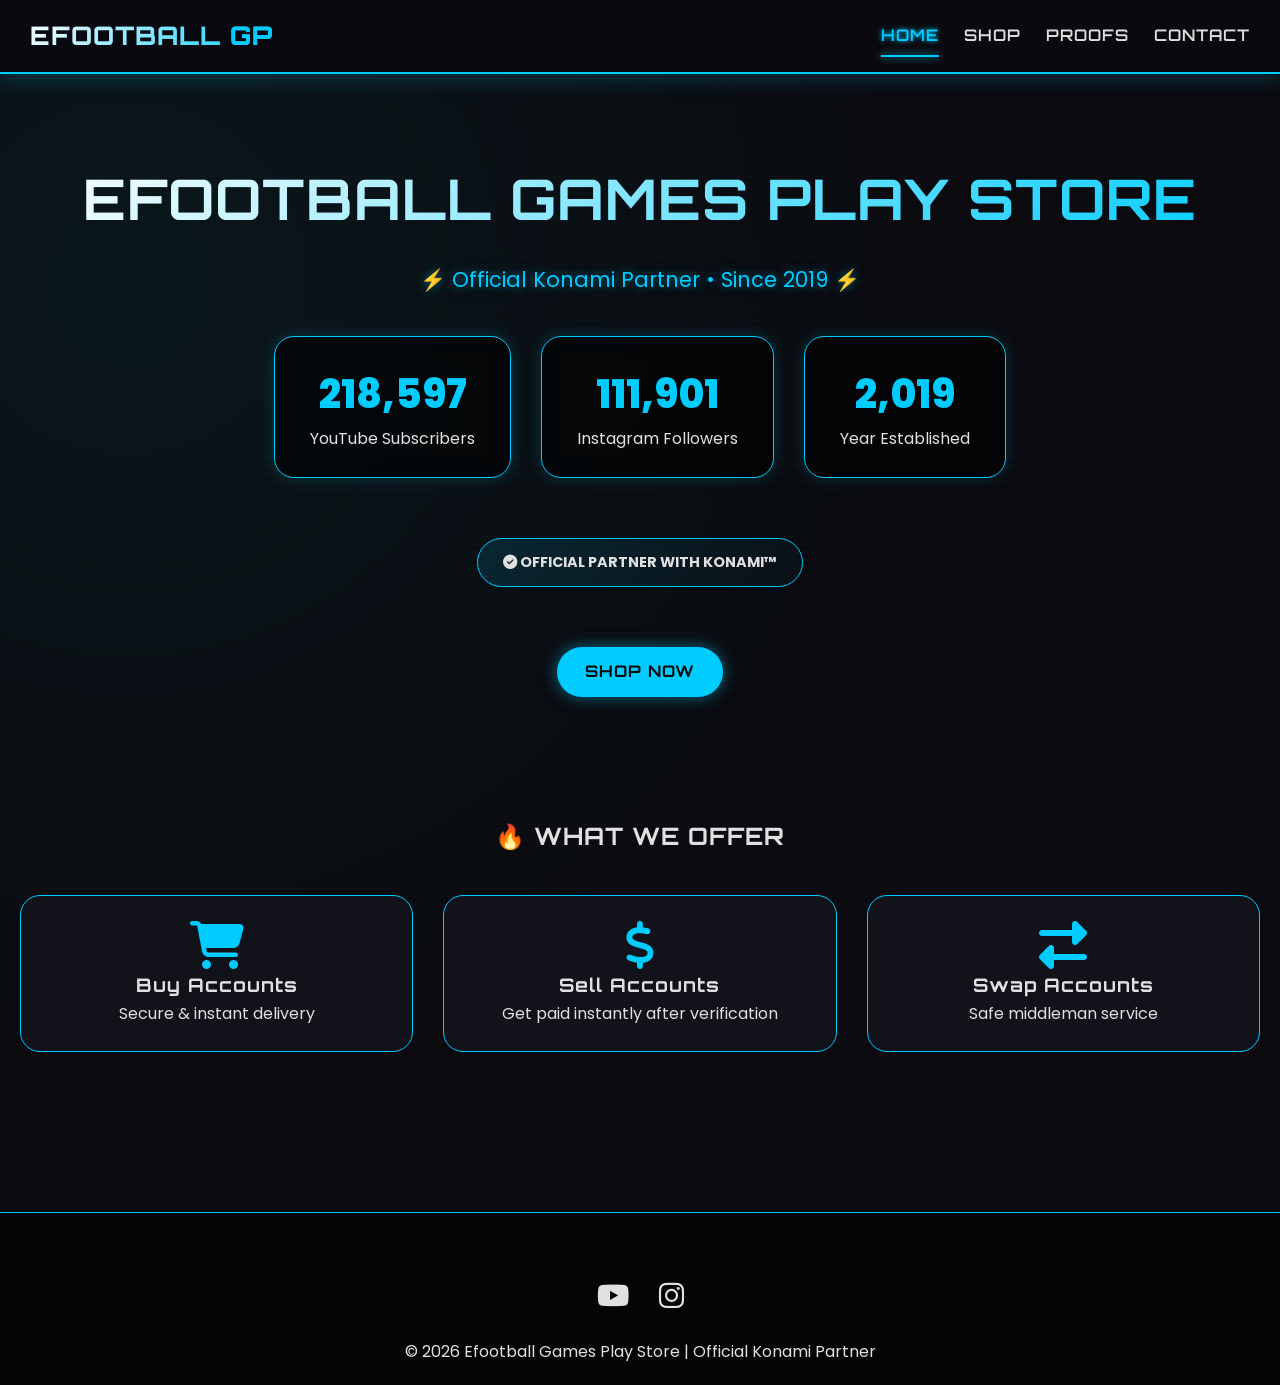
<file: index.html>
<!DOCTYPE html>
<html lang="en">
<head>
    <meta charset="UTF-8">
    <meta name="viewport" content="width=device-width, initial-scale=1.0, user-scalable=yes">
    <title>Efootball Games Play Store | Official Konami Partner</title>
    <link href="https://fonts.googleapis.com/css2?family=Orbitron:wght@400;600;800&family=Poppins:wght@300;400;600;700&display=swap" rel="stylesheet">
    <link rel="stylesheet" href="https://cdnjs.cloudflare.com/ajax/libs/font-awesome/6.4.0/css/all.min.css">
    <link rel="stylesheet" href="css/style.css">
</head>
<body>

<!-- Navigation - TOP -->
<nav class="navbar">
    <a href="index.html" class="logo">EFOOTBALL <span>GP</span></a>
    <button class="menu-toggle"><i class="fas fa-bars"></i></button>
    <div class="nav-links">
        <a href="index.html" class="active">HOME</a>
        <a href="shop.html">SHOP</a>
        <a href="proofs.html">PROOFS</a>
        <a href="contact.html">CONTACT</a>
    </div>
</nav>

<!-- Hero Section -->
<section class="hero">
    <h1>EFOOTBALL GAMES PLAY <span style="color:#00ccff;">STORE</span></h1>
    <div class="tagline">⚡ Official Konami Partner • Since 2019 ⚡</div>
    <div class="stats">
        <div class="stat-card"><div class="stat-number" data-target="218597">218,597</div><div>YouTube Subscribers</div></div>
        <div class="stat-card"><div class="stat-number" data-target="111901">111,901</div><div>Instagram Followers</div></div>
        <div class="stat-card"><div class="stat-number" data-target="2019">2019</div><div>Year Established</div></div>
    </div>
    <div class="konami-badge">
        <i class="fas fa-check-circle"></i> OFFICIAL PARTNER WITH KONAMI™
    </div>
    <div style="margin-top: 40px;">
        <a href="shop.html" class="btn btn-primary">SHOP NOW</a>
    </div>
</section>

<!-- Features Section -->
<div class="container">
    <h2 style="text-align: center; margin-bottom: 40px;">🔥 WHAT WE OFFER</h2>
    <div class="card-grid">
        <div class="card"><i class="fas fa-shopping-cart" style="font-size: 3rem; color:#00ccff;"></i><h3>Buy Accounts</h3><p>Secure & instant delivery</p></div>
        <div class="card"><i class="fas fa-dollar-sign" style="font-size: 3rem; color:#00ccff;"></i><h3>Sell Accounts</h3><p>Get paid instantly after verification</p></div>
        <div class="card"><i class="fas fa-exchange-alt" style="font-size: 3rem; color:#00ccff;"></i><h3>Swap Accounts</h3><p>Safe middleman service</p></div>
    </div>
</div>

<!-- Footer -->
<footer class="footer">
    <div class="social-icons">
        <a href="https://youtube.com/@efootballgamesplay" target="_blank"><i class="fab fa-youtube"></i></a>
        <a href="https://instagram.com/efootballgamesplay" target="_blank"><i class="fab fa-instagram"></i></a>
    </div>
    <p>© 2026 Efootball Games Play Store | Official Konami Partner</p>
</footer>

<script src="script.js"></script>
</body>
</html>
</file>
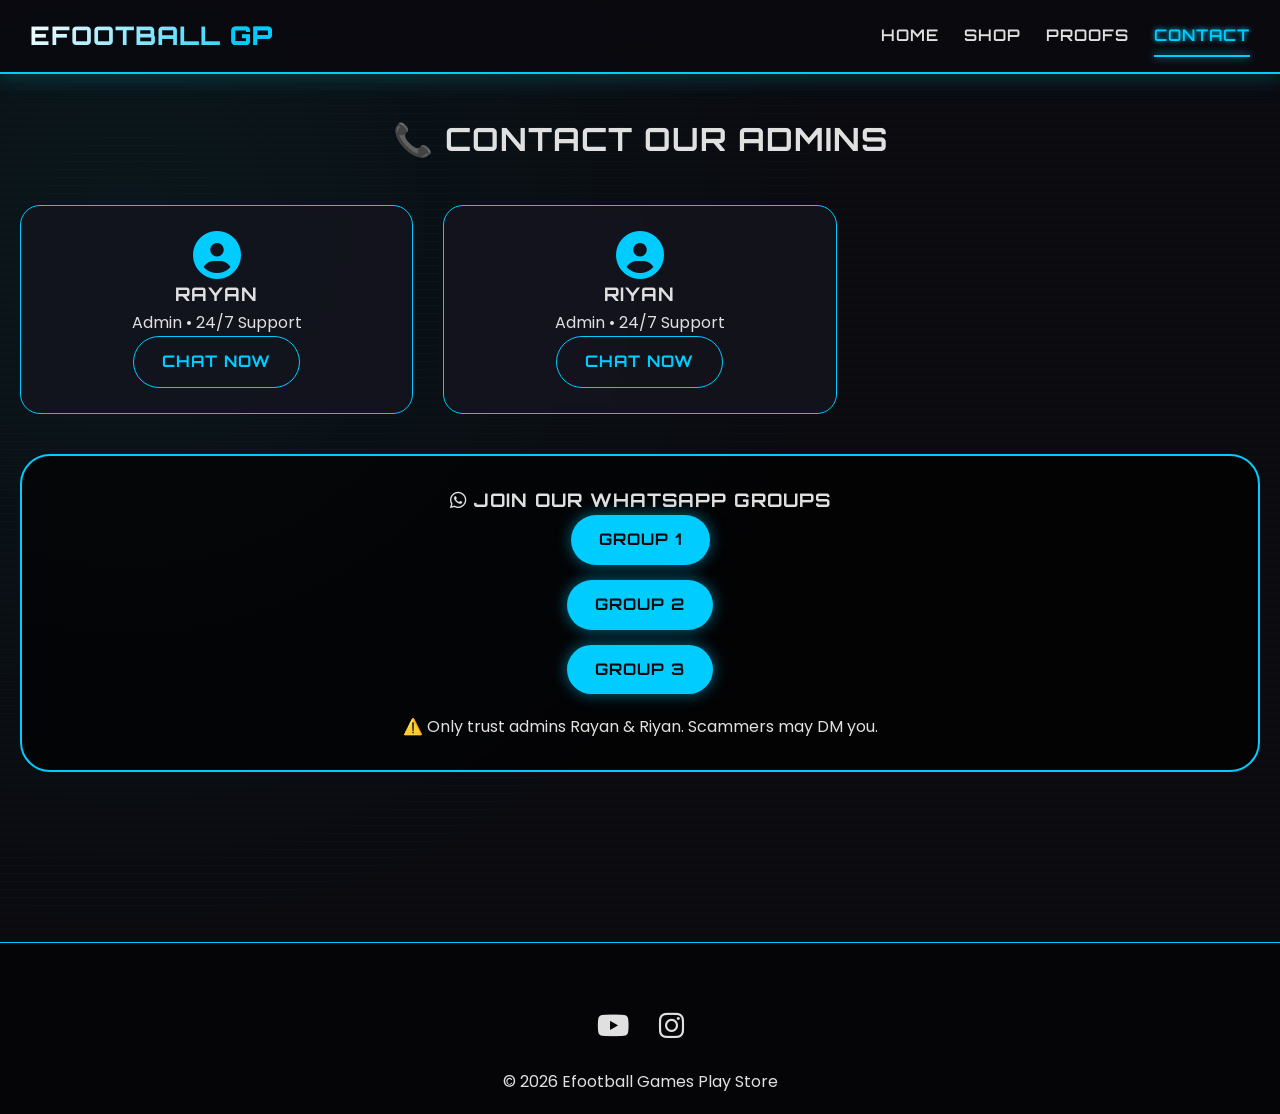
<file: contact.html>
<!DOCTYPE html>
<html lang="en">
<head>
    <meta charset="UTF-8">
    <meta name="viewport" content="width=device-width, initial-scale=1.0">
    <title>Contact - Efootball Games Play Store</title>
    <link href="https://fonts.googleapis.com/css2?family=Orbitron:wght@400;600;800&family=Poppins:wght@300;400;600;700&display=swap" rel="stylesheet">
    <link rel="stylesheet" href="https://cdnjs.cloudflare.com/ajax/libs/font-awesome/6.4.0/css/all.min.css">
    <link rel="stylesheet" href="css/style.css">
</head>
<body>
<nav class="navbar">
    <a href="index.html" class="logo">EFOOTBALL <span>GP</span></a>
    <button class="menu-toggle"><i class="fas fa-bars"></i></button>
    <div class="nav-links">
        <a href="index.html">HOME</a>
        <a href="shop.html">SHOP</a>
        <a href="proofs.html">PROOFS</a>
        <a href="contact.html" class="active">CONTACT</a>
    </div>
</nav>

<div class="container">
    <h1 style="text-align: center;">📞 CONTACT OUR ADMINS</h1>
    <div class="card-grid">
        <div class="card"><i class="fas fa-user-circle" style="font-size: 3rem; color:#00ccff;"></i><h3>RAYAN</h3><p>Admin • 24/7 Support</p><a href="https://wa.me/447348432731?text=Hello%20Rayan" class="btn btn-outline">CHAT NOW</a></div>
        <div class="card"><i class="fas fa-user-circle" style="font-size: 3rem; color:#00ccff;"></i><h3>RIYAN</h3><p>Admin • 24/7 Support</p><a href="https://wa.me/447919710981?text=Hello%20Riyan" class="btn btn-outline">CHAT NOW</a></div>
    </div>

    <div class="calculator" style="margin-top: 40px;">
        <h3><i class="fab fa-whatsapp"></i> JOIN OUR WHATSAPP GROUPS</h3>
        <div style="display: flex; flex-direction: column; gap: 15px; align-items: center;">
            <a href="#" class="btn btn-primary" id="group1">GROUP 1</a>
            <a href="#" class="btn btn-primary" id="group2">GROUP 2</a>
            <a href="#" class="btn btn-primary" id="group3">GROUP 3</a>
        </div>
        <p style="margin-top: 20px;">⚠️ Only trust admins Rayan & Riyan. Scammers may DM you.</p>
    </div>
</div>

<footer class="footer">
    <div class="social-icons"><a href="#"><i class="fab fa-youtube"></i></a><a href="#"><i class="fab fa-instagram"></i></a></div>
    <p>© 2026 Efootball Games Play Store</p>
</footer>
<script>
    document.getElementById('group1').onclick = (e) => { e.preventDefault(); window.open('https://chat.whatsapp.com/HwDlhfDYRWL26Z8y4TvxNs?mode=gi_t', '_blank'); };
    document.getElementById('group2').onclick = (e) => { e.preventDefault(); window.open('https://chat.whatsapp.com/H3EXuofhvoqJbcwOt5PR9Z?mode=gi_t', '_blank'); };
    document.getElementById('group3').onclick = (e) => { e.preventDefault(); window.open('https://chat.whatsapp.com/FrYMIlmmzgwHlwZYDnQjwF?mode=gi_t', '_blank'); };
</script>
</body>
</html>
</file>
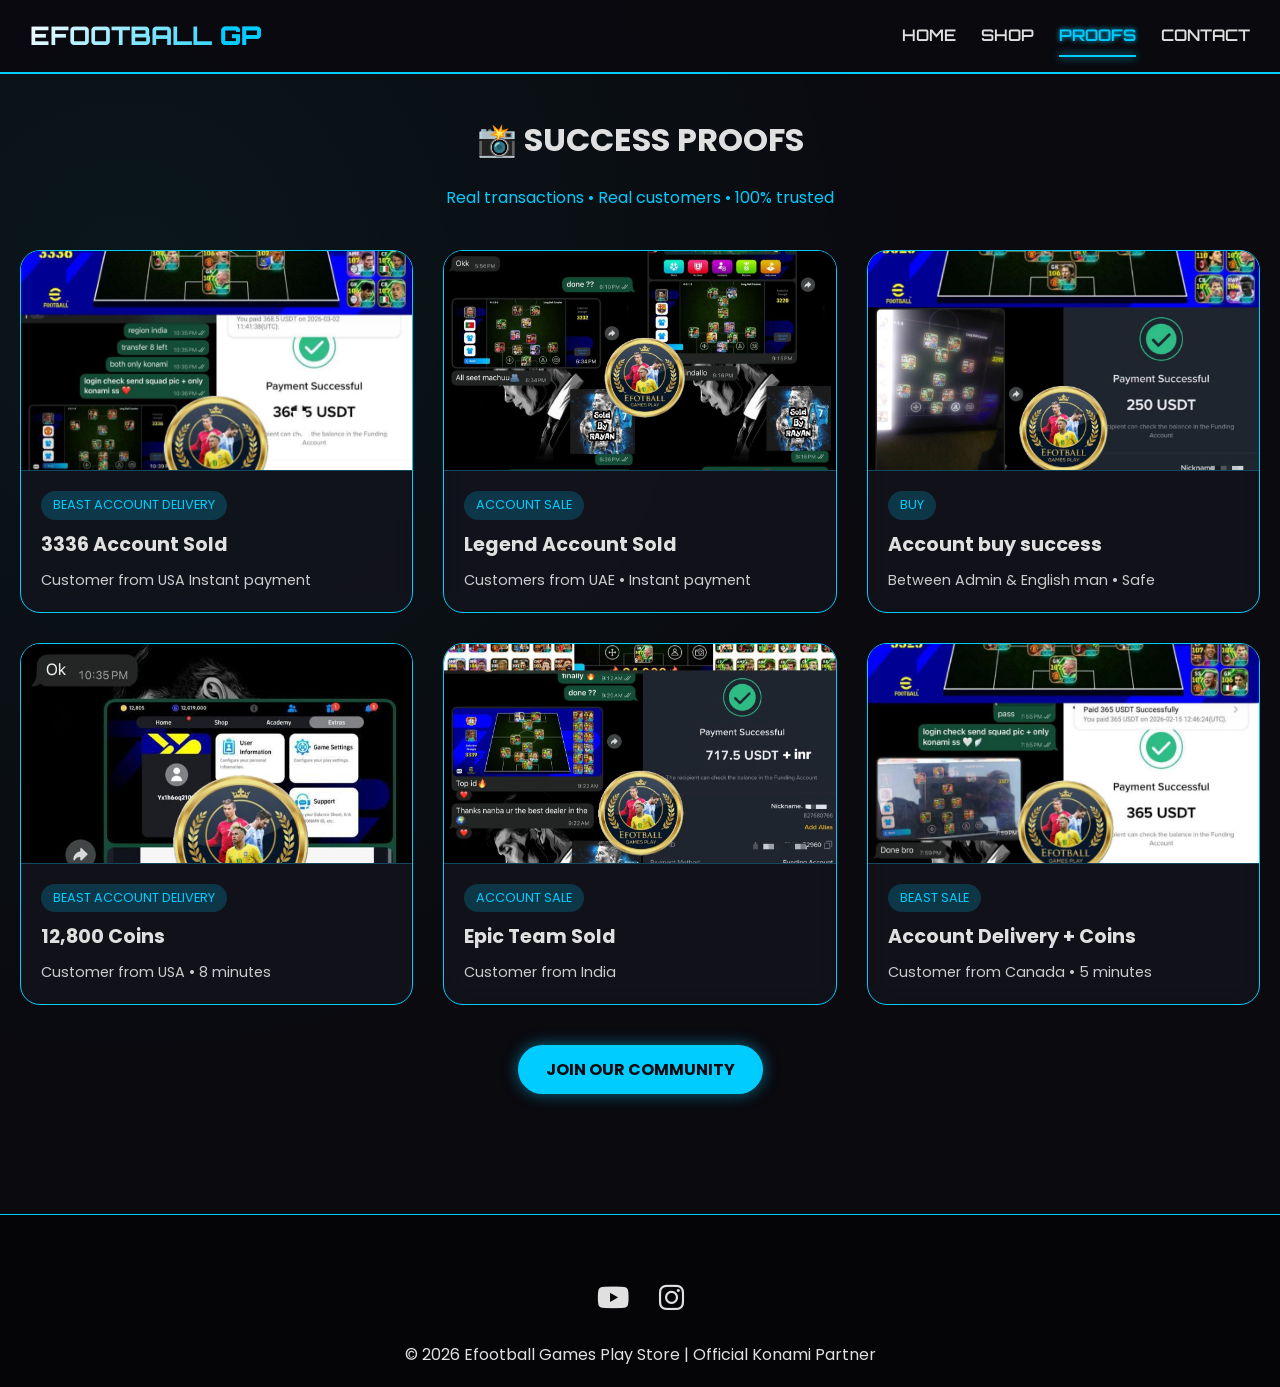
<file: proofs.html>
<!DOCTYPE html>
<html lang="en">
<head>
    <meta charset="UTF-8">
    <meta name="viewport" content="width=device-width, initial-scale=1.0, user-scalable=yes">
    <title>Proofs - Efootball Games Play Store</title>
    <link href="https://fonts.googleapis.com/css2?family=Orbitron:wght@400;600;800&family=Poppins:wght@300;400;600;700&display=swap" rel="stylesheet">
    <link rel="stylesheet" href="https://cdnjs.cloudflare.com/ajax/libs/font-awesome/6.4.0/css/all.min.css">
    <style>
        * {
            margin: 0;
            padding: 0;
            box-sizing: border-box;
        }
        body {
            background: #0a0a0f;
            background-image: radial-gradient(circle at 10% 20%, rgba(0, 255, 255, 0.05) 0%, transparent 50%);
            color: #e0e0e0;
            font-family: 'Poppins', 'Segoe UI', sans-serif;
            line-height: 1.6;
        }
        ::-webkit-scrollbar { width: 6px; }
        ::-webkit-scrollbar-track { background: #0a0a0f; }
        ::-webkit-scrollbar-thumb { background: #00ccff; border-radius: 10px; }

        .navbar {
            background: rgba(10, 10, 15, 0.95);
            backdrop-filter: blur(15px);
            border-bottom: 2px solid #00ccff;
            padding: 15px 30px;
            position: sticky;
            top: 0;
            z-index: 1000;
            display: flex;
            justify-content: space-between;
            align-items: center;
            flex-wrap: wrap;
        }
        .logo {
            font-size: 1.6rem;
            font-weight: 800;
            background: linear-gradient(135deg, #fff, #00ccff);
            -webkit-background-clip: text;
            -webkit-text-fill-color: transparent;
            text-decoration: none;
            font-family: 'Orbitron', monospace;
        }
        .logo span { color: #00ccff; -webkit-text-fill-color: #00ccff; }
        .nav-links { display: flex; gap: 25px; flex-wrap: wrap; }
        .nav-links a {
            color: #e0e0e0;
            text-decoration: none;
            font-weight: 600;
            padding: 8px 0;
            position: relative;
            transition: 0.3s;
            font-family: 'Orbitron', monospace;
        }
        .nav-links a::after {
            content: '';
            position: absolute;
            bottom: 0;
            left: 0;
            width: 0;
            height: 2px;
            background: #00ccff;
            transition: 0.3s;
            box-shadow: 0 0 8px #00ccff;
        }
        .nav-links a:hover::after,
        .nav-links a.active::after { width: 100%; }
        .nav-links a:hover,
        .nav-links a.active { color: #00ccff; text-shadow: 0 0 5px #00ccff; }
        .menu-toggle { display: none; font-size: 1.8rem; color: #00ccff; background: none; border: none; cursor: pointer; }
        @media (max-width: 768px) {
            .nav-links { display: none; width: 100%; flex-direction: column; align-items: center; gap: 15px; padding: 20px 0 10px; }
            .nav-links.active { display: flex; }
            .menu-toggle { display: block; }
            .navbar { padding: 15px 20px; }
        }
        .container { max-width: 1300px; margin: 0 auto; padding: 40px 20px; }
        .card-grid {
            display: grid;
            grid-template-columns: repeat(auto-fill, minmax(300px, 1fr));
            gap: 30px;
            margin: 40px 0;
        }
        .proof-card {
            background: rgba(20,20,30,0.7);
            backdrop-filter: blur(10px);
            border: 1px solid #00ccff;
            border-radius: 20px;
            overflow: hidden;
            transition: 0.4s;
        }
        .proof-card:hover {
            transform: translateY(-8px);
            box-shadow: 0 15px 25px rgba(0,204,255,0.2);
            border-color: #fff;
        }
        .proof-img {
            width: 100%;
            height: 220px;
            background: #1a1a2a;
            display: flex;
            align-items: center;
            justify-content: center;
            font-size: 3rem;
            color: #00ccff;
            overflow: hidden;
            border-bottom: 1px solid #00ccff40;
        }
        .proof-img img {
            width: 100%;
            height: 100%;
            object-fit: cover;
        }
        .proof-content { padding: 20px; }
        .proof-type {
            display: inline-block;
            background: rgba(0,204,255,0.2);
            color: #00ccff;
            padding: 4px 12px;
            border-radius: 20px;
            font-size: 0.8rem;
            margin-bottom: 10px;
        }
        .proof-title { font-size: 1.2rem; font-weight: bold; margin-bottom: 8px; }
        .proof-desc { color: #ccc; font-size: 0.9rem; }
        .btn {
            display: inline-block;
            padding: 12px 28px;
            border-radius: 40px;
            text-decoration: none;
            font-weight: bold;
            transition: 0.3s;
            border: 1px solid #00ccff;
            background: transparent;
            color: #00ccff;
            cursor: pointer;
        }
        .btn-primary {
            background: #00ccff;
            color: #0a0a0f;
            border: none;
            box-shadow: 0 0 15px rgba(0,204,255,0.5);
        }
        .btn-primary:hover {
            transform: scale(1.05);
            box-shadow: 0 0 25px rgba(0,204,255,0.8);
        }
        .footer {
            background: #050508;
            border-top: 1px solid #00ccff;
            padding: 40px 20px 20px;
            text-align: center;
            margin-top: 80px;
        }
        .social-icons {
            display: flex;
            justify-content: center;
            gap: 30px;
            margin: 20px 0;
        }
        .social-icons a {
            color: #e0e0e0;
            font-size: 1.8rem;
            transition: 0.3s;
        }
        .social-icons a:hover { color: #00ccff; transform: translateY(-3px); }
        @media (max-width: 768px) {
            .proof-img { height: 180px; }
            .card-grid { grid-template-columns: 1fr; }
        }
    </style>
</head>
<body>

<nav class="navbar">
    <a href="index.html" class="logo">EFOOTBALL <span>GP</span></a>
    <button class="menu-toggle"><i class="fas fa-bars"></i></button>
    <div class="nav-links">
        <a href="index.html">HOME</a>
        <a href="shop.html">SHOP</a>
        <a href="proofs.html" class="active">PROOFS</a>
        <a href="contact.html">CONTACT</a>
    </div>
</nav>

<div class="container">
    <h1 style="text-align: center; margin-bottom: 20px;">📸 SUCCESS PROOFS</h1>
    <p style="text-align: center; margin-bottom: 40px; color: #00ccff;">Real transactions • Real customers • 100% trusted</p>

    <div class="card-grid">
        <!-- PROOF 1 -->
        <div class="proof-card">
            <div class="proof-img">
                <img src="images/B98B333C-391C-4271-8560-5446962DCF01_BD8B4805-85B5-4F27-BBCC-FCFD02228FD8.JPG" alt="Proof 1" onerror="this.src='https://placehold.co/600x400/1a1a2a/00ccff?text=Proof+1'">
            </div>
            <div class="proof-content">
                <span class="proof-type">BEAST ACCOUNT DELIVERY</span>
                <div class="proof-title">3336 Account Sold</div>
                <div class="proof-desc">Customer from USA Instant payment</div>
            </div>
        </div>

        <!-- PROOF 2 -->
        <div class="proof-card">
            <div class="proof-img">
                <img src="images/IMG_7423.JPG" alt="Proof 2" onerror="this.src='https://placehold.co/600x400/1a1a2a/00ccff?text=Proof+2'">
            </div>
            <div class="proof-content">
                <span class="proof-type">ACCOUNT SALE</span>
                <div class="proof-title">Legend Account Sold</div>
                <div class="proof-desc">Customers from UAE • Instant payment</div>
            </div>
        </div>

        <!-- PROOF 3 -->
        <div class="proof-card">
            <div class="proof-img">
                <img src="images/IMG_7424.JPG" alt="Proof 3" onerror="this.src='https://placehold.co/600x400/1a1a2a/00ccff?text=Proof+3'">
            </div>
            <div class="proof-content">
                <span class="proof-type">BUY</span>
                <div class="proof-title">Account buy success</div>
                <div class="proof-desc">Between Admin & English man • Safe</div>
            </div>
        </div>

        <!-- PROOF 4 -->
        <div class="proof-card">
            <div class="proof-img">
                <img src="images/IMG_7426.JPG" alt="Proof 4" onerror="this.src='https://placehold.co/600x400/1a1a2a/00ccff?text=Proof+4'">
            </div>
            <div class="proof-content">
                <span class="proof-type">BEAST ACCOUNT DELIVERY</span>
                <div class="proof-title">12,800 Coins</div>
                <div class="proof-desc">Customer from USA • 8 minutes</div>
            </div>
        </div>

        <!-- PROOF 5 -->
        <div class="proof-card">
            <div class="proof-img">
                <img src="images/IMG_7425.JPG" alt="Proof 5" onerror="this.src='https://placehold.co/600x400/1a1a2a/00ccff?text=Proof+5'">
            </div>
            <div class="proof-content">
                <span class="proof-type">ACCOUNT SALE</span>
                <div class="proof-title">Epic Team Sold</div>
                <div class="proof-desc">Customer from India</div>
            </div>
        </div>

        <!-- PROOF 6 -->
        <div class="proof-card">
            <div class="proof-img">
                <img src="images/IMG_7427.JPG" alt="Proof 6" onerror="this.src='https://placehold.co/600x400/1a1a2a/00ccff?text=Proof+6'">
            </div>
            <div class="proof-content">
                <span class="proof-type">BEAST SALE</span>
                <div class="proof-title">Account Delivery + Coins</div>
                <div class="proof-desc">Customer from Canada • 5 minutes</div>
            </div>
        </div>
    </div>

    <div style="text-align: center; margin-top: 40px;">
        <a href="contact.html" class="btn btn-primary">JOIN OUR COMMUNITY</a>
    </div>
</div>

<footer class="footer">
    <div class="social-icons">
        <a href="#"><i class="fab fa-youtube"></i></a>
        <a href="#"><i class="fab fa-instagram"></i></a>
    </div>
    <p>© 2026 Efootball Games Play Store | Official Konami Partner</p>
</footer>

<script>
    // Mobile menu toggle
    document.querySelector('.menu-toggle')?.addEventListener('click', () => {
        document.querySelector('.nav-links')?.classList.toggle('active');
    });
</script>
</body>
</html>
</file>
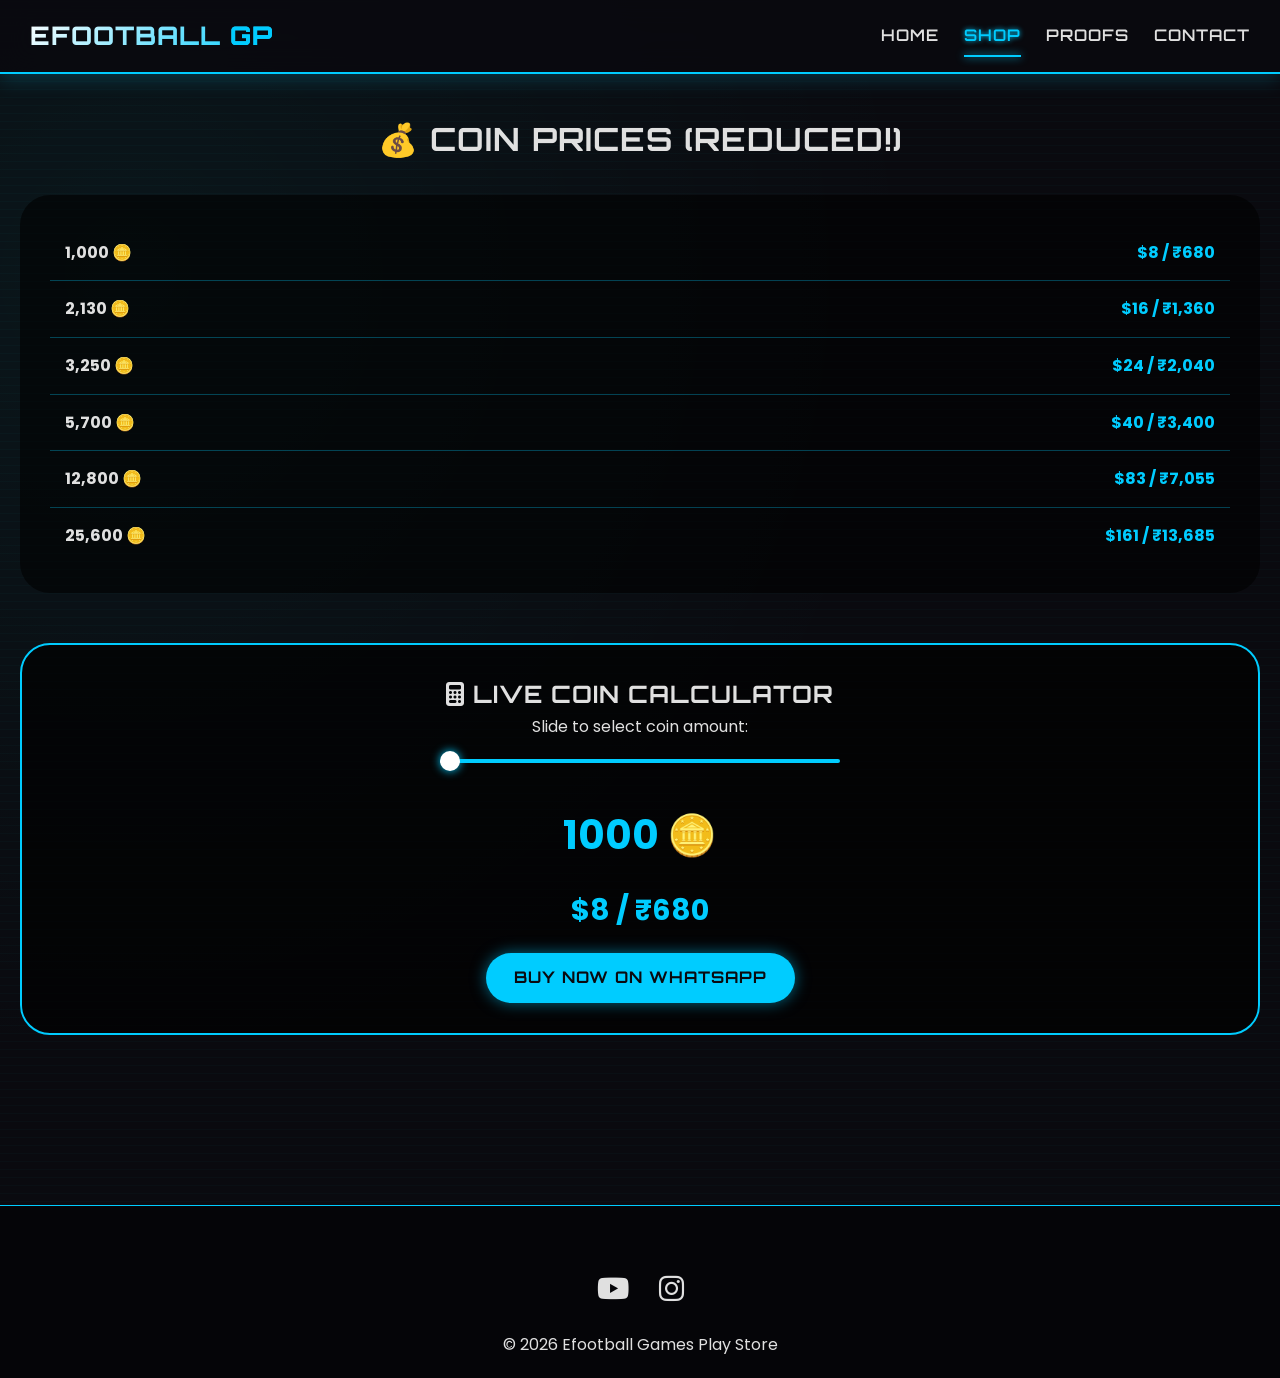
<file: shop.html>
<!DOCTYPE html>
<html lang="en">
<head>
    <meta charset="UTF-8">
    <meta name="viewport" content="width=device-width, initial-scale=1.0">
    <title>Shop - Efootball Games Play Store</title>
    <link href="https://fonts.googleapis.com/css2?family=Orbitron:wght@400;600;800&family=Poppins:wght@300;400;600;700&display=swap" rel="stylesheet">
    <link rel="stylesheet" href="https://cdnjs.cloudflare.com/ajax/libs/font-awesome/6.4.0/css/all.min.css">
    <link rel="stylesheet" href="css/style.css">
    <style>
        .price-table {
            background: rgba(0,0,0,0.6);
            border-radius: 30px;
            padding: 30px;
            margin: 30px 0;
        }
        .price-row {
            display: flex;
            justify-content: space-between;
            padding: 15px;
            border-bottom: 1px solid rgba(0,204,255,0.3);
        }
        .price-row:last-child { border: none; }
        .coin-pack { font-weight: bold; }
        .coin-cost { color: #00ccff; font-weight: bold; }
        @media (max-width: 600px) {
            .price-row { flex-direction: column; gap: 8px; text-align: center; }
        }
    </style>
</head>
<body>
<nav class="navbar">
    <a href="index.html" class="logo">EFOOTBALL <span>GP</span></a>
    <button class="menu-toggle"><i class="fas fa-bars"></i></button>
    <div class="nav-links">
        <a href="index.html">HOME</a>
        <a href="shop.html" class="active">SHOP</a>
        <a href="proofs.html">PROOFS</a>
        <a href="contact.html">CONTACT</a>
    </div>
</nav>

<div class="container">
    <h1 style="text-align: center;">💰 COIN PRICES (REDUCED!)</h1>
    <div class="price-table">
        <div class="price-row"><span class="coin-pack">1,000 🪙</span><span class="coin-cost">$8 / ₹680</span></div>
        <div class="price-row"><span class="coin-pack">2,130 🪙</span><span class="coin-cost">$16 / ₹1,360</span></div>
        <div class="price-row"><span class="coin-pack">3,250 🪙</span><span class="coin-cost">$24 / ₹2,040</span></div>
        <div class="price-row"><span class="coin-pack">5,700 🪙</span><span class="coin-cost">$40 / ₹3,400</span></div>
        <div class="price-row"><span class="coin-pack">12,800 🪙</span><span class="coin-cost">$83 / ₹7,055</span></div>
        <div class="price-row"><span class="coin-pack">25,600 🪙</span><span class="coin-cost">$161 / ₹13,685</span></div>
    </div>

    <!-- Live Coin Calculator -->
    <div class="calculator">
        <h2><i class="fas fa-calculator"></i> LIVE COIN CALCULATOR</h2>
        <p>Slide to select coin amount:</p>
        <input type="range" id="coinSlider" class="calc-slider" min="1000" max="25600" step="100" value="1000">
        <div class="calc-price" id="coinPrice">1,000 🪙</div>
        <div class="calc-price" id="usdPrice" style="font-size: 1.8rem;">$8 / ₹680</div>
        <a href="#" class="btn btn-primary" id="buyNowBtn">BUY NOW ON WHATSAPP</a>
    </div>
</div>

<footer class="footer">
    <div class="social-icons">
        <a href="#"><i class="fab fa-youtube"></i></a>
        <a href="#"><i class="fab fa-instagram"></i></a>
    </div>
    <p>© 2026 Efootball Games Play Store</p>
</footer>

<script src="script.js"></script>
<script>
    document.getElementById('buyNowBtn')?.addEventListener('click', (e) => {
        e.preventDefault();
        let coins = document.getElementById('coinPrice').innerText;
        window.open('https://wa.me/‪447348432731‬?text=I%20want%20to%20buy%20' + coins, '_blank');
    });
</script>
</body>
</html>
</file>
<file: css/style.css>
/* style.css - Futuristic Theme for Efootball Games Play Store */

* {
    margin: 0;
    padding: 0;
    box-sizing: border-box;
}

body {
    background: #0a0a0f;
    background-image: radial-gradient(circle at 10% 20%, rgba(0, 255, 255, 0.05) 0%, transparent 50%),
                      repeating-linear-gradient(0deg, rgba(0, 255, 255, 0.02) 0px, rgba(0, 255, 255, 0.02) 1px, transparent 1px, transparent 8px);
    color: #e0e0e0;
    font-family: 'Poppins', 'Segoe UI', sans-serif;
    line-height: 1.6;
}

/* Futuristic Scrollbar */
::-webkit-scrollbar { width: 6px; }
::-webkit-scrollbar-track { background: #0a0a0f; }
::-webkit-scrollbar-thumb { background: #00ccff; border-radius: 10px; }

/* Typography */
h1, h2, h3, .logo, .nav-links a, .btn {
    font-family: 'Orbitron', 'Poppins', monospace;
    letter-spacing: 1px;
}

/* Navigation Bar - TOP */
.navbar {
    background: rgba(10, 10, 15, 0.95);
    backdrop-filter: blur(15px);
    border-bottom: 2px solid #00ccff;
    padding: 15px 30px;
    position: sticky;
    top: 0;
    z-index: 1000;
    display: flex;
    justify-content: space-between;
    align-items: center;
    flex-wrap: wrap;
    box-shadow: 0 5px 20px rgba(0, 204, 255, 0.2);
}

.logo {
    font-size: 1.6rem;
    font-weight: 800;
    background: linear-gradient(135deg, #fff, #00ccff);
    -webkit-background-clip: text;
    -webkit-text-fill-color: transparent;
    text-decoration: none;
}

.logo span {
    color: #00ccff;
    -webkit-text-fill-color: #00ccff;
}

.nav-links {
    display: flex;
    gap: 25px;
    flex-wrap: wrap;
}

.nav-links a {
    color: #e0e0e0;
    text-decoration: none;
    font-weight: 600;
    padding: 8px 0;
    position: relative;
    transition: 0.3s;
}

.nav-links a::after {
    content: '';
    position: absolute;
    bottom: 0;
    left: 0;
    width: 0;
    height: 2px;
    background: #00ccff;
    transition: 0.3s;
    box-shadow: 0 0 8px #00ccff;
}

.nav-links a:hover::after,
.nav-links a.active::after {
    width: 100%;
}

.nav-links a:hover,
.nav-links a.active {
    color: #00ccff;
    text-shadow: 0 0 5px #00ccff;
}

/* Mobile Menu */
.menu-toggle {
    display: none;
    font-size: 1.8rem;
    color: #00ccff;
    background: none;
    border: none;
    cursor: pointer;
}

@media (max-width: 768px) {
    .nav-links {
        display: none;
        width: 100%;
        flex-direction: column;
        align-items: center;
        gap: 15px;
        padding: 20px 0 10px;
    }
    .nav-links.active {
        display: flex;
    }
    .menu-toggle {
        display: block;
    }
    .navbar {
        padding: 15px 20px;
    }
}

/* Container */
.container {
    max-width: 1300px;
    margin: 0 auto;
    padding: 40px 20px;
}

/* Hero Section */
.hero {
    text-align: center;
    padding: 80px 20px;
    position: relative;
    overflow: hidden;
}

.hero h1 {
    font-size: 3.5rem;
    background: linear-gradient(135deg, #fff, #00ccff);
    -webkit-background-clip: text;
    -webkit-text-fill-color: transparent;
    margin-bottom: 20px;
    animation: fadeInUp 1s ease;
}

.hero .tagline {
    font-size: 1.3rem;
    color: #00ccff;
    margin-bottom: 30px;
    text-shadow: 0 0 10px rgba(0,204,255,0.5);
}

/* Stats Cards */
.stats {
    display: flex;
    justify-content: center;
    gap: 30px;
    flex-wrap: wrap;
    margin: 40px 0;
}

.stat-card {
    background: rgba(0,0,0,0.6);
    backdrop-filter: blur(10px);
    border: 1px solid #00ccff;
    border-radius: 20px;
    padding: 25px 35px;
    text-align: center;
    min-width: 180px;
    transition: 0.3s;
    box-shadow: 0 0 15px rgba(0,204,255,0.2);
}

.stat-card:hover {
    transform: translateY(-8px);
    box-shadow: 0 0 25px rgba(0,204,255,0.4);
    border-color: #fff;
}

.stat-number {
    font-size: 2.5rem;
    font-weight: 800;
    color: #00ccff;
}

/* Buttons */
.btn {
    display: inline-block;
    padding: 12px 28px;
    border-radius: 40px;
    text-decoration: none;
    font-weight: bold;
    transition: 0.3s;
    border: 1px solid #00ccff;
    background: transparent;
    color: #00ccff;
    cursor: pointer;
}

.btn-primary {
    background: #00ccff;
    color: #0a0a0f;
    border: none;
    box-shadow: 0 0 15px rgba(0,204,255,0.5);
}

.btn-primary:hover {
    transform: scale(1.05);
    box-shadow: 0 0 25px rgba(0,204,255,0.8);
    background: #00e6ff;
}

.btn-outline:hover {
    background: rgba(0,204,255,0.1);
    transform: translateY(-3px);
}

/* Cards Grid */
.card-grid {
    display: grid;
    grid-template-columns: repeat(auto-fill, minmax(300px, 1fr));
    gap: 30px;
    margin: 40px 0;
}

.card {
    background: rgba(20,20,30,0.8);
    backdrop-filter: blur(5px);
    border: 1px solid #00ccff;
    border-radius: 20px;
    padding: 25px;
    transition: 0.3s;
    text-align: center;
}

.card:hover {
    transform: translateY(-8px);
    box-shadow: 0 15px 30px rgba(0,204,255,0.2);
    border-color: #fff;
}

/* Calculator */
.calculator {
    background: rgba(0,0,0,0.7);
    border: 2px solid #00ccff;
    border-radius: 30px;
    padding: 30px;
    margin: 50px 0;
    text-align: center;
}

.calc-slider {
    width: 100%;
    max-width: 400px;
    margin: 20px auto;
    -webkit-appearance: none;
    background: #00ccff;
    height: 4px;
    border-radius: 5px;
}
.calc-slider::-webkit-slider-thumb {
    -webkit-appearance: none;
    width: 20px;
    height: 20px;
    background: #fff;
    border-radius: 50%;
    cursor: pointer;
    box-shadow: 0 0 10px #00ccff;
}
.calc-price {
    font-size: 2.5rem;
    font-weight: bold;
    color: #00ccff;
    margin: 20px 0;
}

/* Konami Badge */
.konami-badge {
    background: linear-gradient(135deg, #00ccff20, #00ccff05);
    border: 1px solid #00ccff;
    border-radius: 50px;
    padding: 12px 25px;
    display: inline-block;
    margin: 20px 0;
    font-size: 0.9rem;
    font-weight: bold;
}

/* Footer */
.footer {
    background: #050508;
    border-top: 1px solid #00ccff;
    padding: 40px 20px 20px;
    text-align: center;
    margin-top: 80px;
}

.social-icons {
    display: flex;
    justify-content: center;
    gap: 30px;
    margin: 20px 0;
}

.social-icons a {
    color: #e0e0e0;
    font-size: 1.8rem;
    transition: 0.3s;
}
.social-icons a:hover { color: #00ccff; transform: translateY(-3px); }

/* Animations */
@keyframes fadeInUp {
    from { opacity: 0; transform: translateY(30px); }
    to { opacity: 1; transform: translateY(0); }
}

.fade-in { animation: fadeInUp 0.6s ease forwards; }

/* Responsive */
@media (max-width: 768px) {
    .hero h1 { font-size: 2.2rem; }
    .stat-card { padding: 15px 20px; min-width: 130px; }
    .stat-number { font-size: 1.8rem; }
}
</file>
